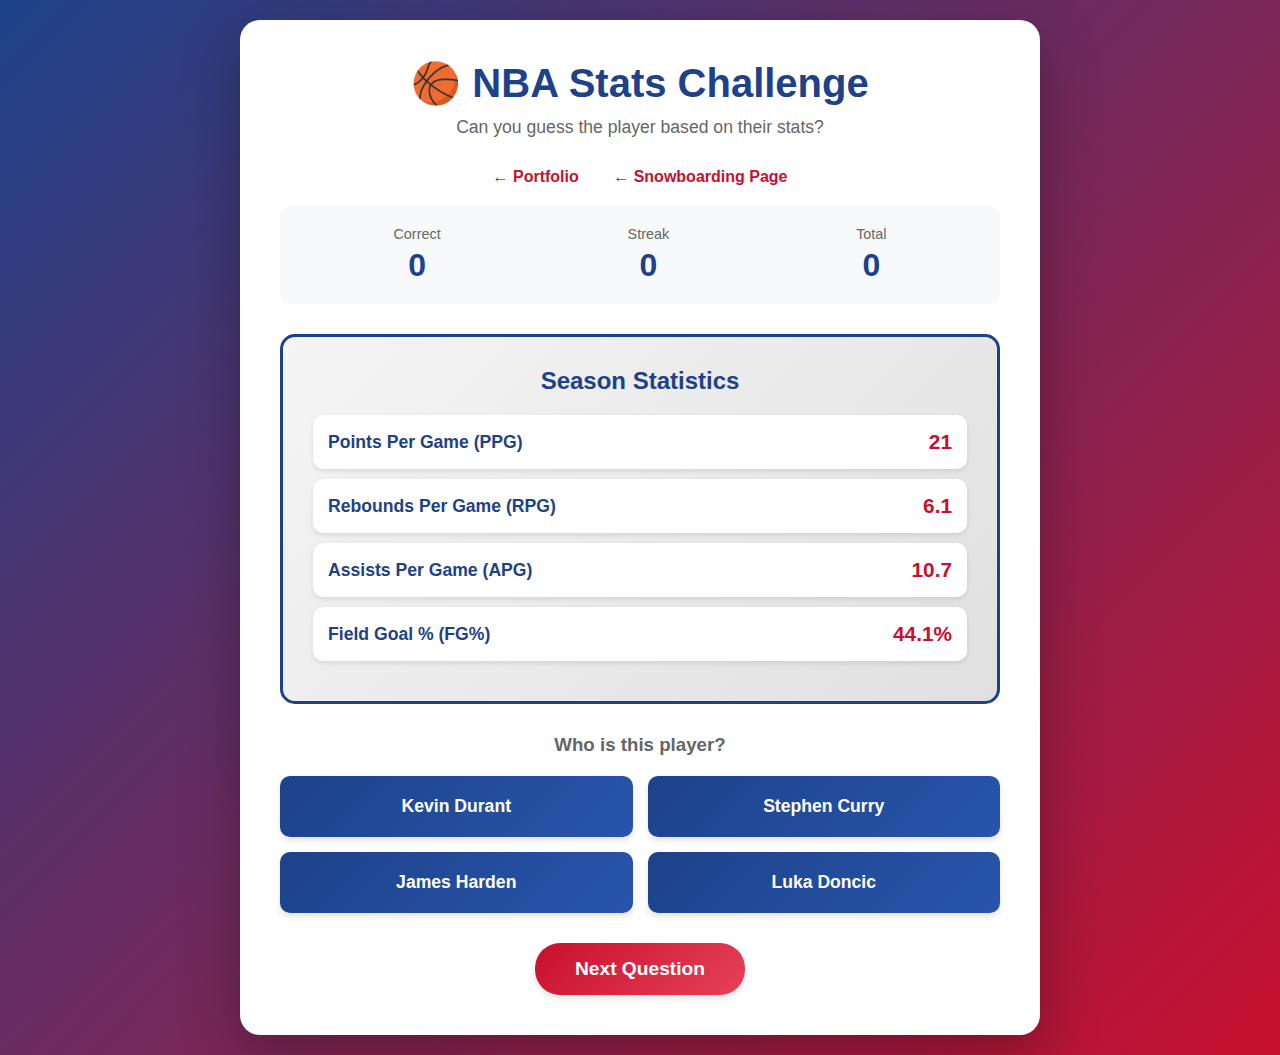
<file: webapp.html>
<!DOCTYPE html>
<html lang="en">
<head>
    <meta charset="UTF-8">
    <meta name="viewport" content="width=device-width, initial-scale=1.0">
    <title>NBA Stats Challenge - Guess the Player</title>
    <style>
        * {
            margin: 0;
            padding: 0;
            box-sizing: border-box;
        }

        body {
            font-family: 'Arial', sans-serif;
            background: linear-gradient(135deg, #1d428a 0%, #c8102e 100%);
            min-height: 100vh;
            display: flex;
            justify-content: center;
            align-items: center;
            padding: 20px;
        }

        .game-container {
            background: white;
            border-radius: 20px;
            padding: 40px;
            max-width: 800px;
            width: 100%;
            box-shadow: 0 20px 60px rgba(0,0,0,0.3);
        }

        h1 {
            text-align: center;
            color: #1d428a;
            margin-bottom: 10px;
            font-size: 2.5rem;
        }

        .subtitle {
            text-align: center;
            color: #666;
            margin-bottom: 30px;
            font-size: 1.1rem;
        }

        .nav-links {
            text-align: center;
            margin-bottom: 20px;
        }

        .nav-links a {
            color: #c8102e;
            text-decoration: none;
            margin: 0 15px;
            font-weight: bold;
            transition: color 0.3s;
        }

        .nav-links a:hover {
            color: #1d428a;
        }

        .stats-card {
            background: linear-gradient(135deg, #f5f5f5 0%, #e0e0e0 100%);
            border-radius: 15px;
            padding: 30px;
            margin: 30px 0;
            border: 3px solid #1d428a;
        }

        .stat-row {
            display: flex;
            justify-content: space-between;
            align-items: center;
            padding: 15px;
            margin: 10px 0;
            background: white;
            border-radius: 10px;
            box-shadow: 0 2px 5px rgba(0,0,0,0.1);
        }

        .stat-label {
            font-weight: bold;
            color: #1d428a;
            font-size: 1.1rem;
        }

        .stat-value {
            font-size: 1.3rem;
            font-weight: bold;
            color: #c8102e;
        }

        .answer-section {
            margin: 30px 0;
        }

        .player-options {
            display: grid;
            grid-template-columns: repeat(2, 1fr);
            gap: 15px;
            margin: 20px 0;
        }

        .player-button {
            background: linear-gradient(135deg, #1d428a 0%, #2855ac 100%);
            color: white;
            border: none;
            padding: 20px;
            border-radius: 10px;
            font-size: 1.1rem;
            font-weight: bold;
            cursor: pointer;
            transition: all 0.3s;
            box-shadow: 0 4px 6px rgba(0,0,0,0.1);
        }

        .player-button:hover {
            transform: translateY(-3px);
            box-shadow: 0 6px 12px rgba(0,0,0,0.2);
            background: linear-gradient(135deg, #2855ac 0%, #1d428a 100%);
        }

        .player-button:active {
            transform: translateY(0);
        }

        .player-button.correct {
            background: linear-gradient(135deg, #28a745 0%, #20c997 100%);
            animation: pulse 0.5s;
        }

        .player-button.incorrect {
            background: linear-gradient(135deg, #dc3545 0%, #c82333 100%);
            animation: shake 0.5s;
        }

        @keyframes pulse {
            0%, 100% { transform: scale(1); }
            50% { transform: scale(1.05); }
        }

        @keyframes shake {
            0%, 100% { transform: translateX(0); }
            25% { transform: translateX(-10px); }
            75% { transform: translateX(10px); }
        }

        .result-message {
            text-align: center;
            padding: 20px;
            margin: 20px 0;
            border-radius: 10px;
            font-size: 1.3rem;
            font-weight: bold;
            display: none;
        }

        .result-message.show {
            display: block;
        }

        .result-message.correct {
            background: #d4edda;
            color: #155724;
            border: 2px solid #28a745;
        }

        .result-message.incorrect {
            background: #f8d7da;
            color: #721c24;
            border: 2px solid #dc3545;
        }

        .controls {
            text-align: center;
            margin-top: 30px;
        }

        .new-game-button {
            background: linear-gradient(135deg, #c8102e 0%, #e64158 100%);
            color: white;
            border: none;
            padding: 15px 40px;
            border-radius: 25px;
            font-size: 1.2rem;
            font-weight: bold;
            cursor: pointer;
            transition: all 0.3s;
            box-shadow: 0 4px 6px rgba(0,0,0,0.1);
        }

        .new-game-button:hover {
            transform: translateY(-2px);
            box-shadow: 0 6px 12px rgba(0,0,0,0.2);
        }

        .score-board {
            display: flex;
            justify-content: space-around;
            margin: 20px 0;
            padding: 20px;
            background: #f8f9fa;
            border-radius: 10px;
        }

        .score-item {
            text-align: center;
        }

        .score-label {
            color: #666;
            font-size: 0.9rem;
            margin-bottom: 5px;
        }

        .score-value {
            color: #1d428a;
            font-size: 2rem;
            font-weight: bold;
        }

        @media (max-width: 600px) {
            .player-options {
                grid-template-columns: 1fr;
            }
            
            h1 {
                font-size: 2rem;
            }
        }
    </style>
</head>
<body>
    <div class="game-container">
        <h1>🏀 NBA Stats Challenge</h1>
        <p class="subtitle">Can you guess the player based on their stats?</p>
        
        <div class="nav-links">
            <a href="index.html">← Portfolio</a>
            <a href="scratch.html">← Snowboarding Page</a>
        </div>

        <div class="score-board">
            <div class="score-item">
                <div class="score-label">Correct</div>
                <div class="score-value" id="correctScore">0</div>
            </div>
            <div class="score-item">
                <div class="score-label">Streak</div>
                <div class="score-value" id="streakScore">0</div>
            </div>
            <div class="score-item">
                <div class="score-label">Total</div>
                <div class="score-value" id="totalScore">0</div>
            </div>
        </div>

        <div class="stats-card">
            <h2 style="text-align: center; color: #1d428a; margin-bottom: 20px;">Season Statistics</h2>
            <div class="stat-row">
                <span class="stat-label">Points Per Game (PPG)</span>
                <span class="stat-value" id="ppg">--</span>
            </div>
            <div class="stat-row">
                <span class="stat-label">Rebounds Per Game (RPG)</span>
                <span class="stat-value" id="rpg">--</span>
            </div>
            <div class="stat-row">
                <span class="stat-label">Assists Per Game (APG)</span>
                <span class="stat-value" id="apg">--</span>
            </div>
            <div class="stat-row">
                <span class="stat-label">Field Goal % (FG%)</span>
                <span class="stat-value" id="fgp">--</span>
            </div>
        </div>

        <div class="answer-section">
            <h3 style="text-align: center; color: #666; margin-bottom: 20px;">Who is this player?</h3>
            <div class="player-options" id="playerOptions">
                <!-- Buttons will be inserted here by JavaScript -->
            </div>
        </div>

        <div class="result-message" id="resultMessage"></div>

        <div class="controls">
            <button class="new-game-button" onclick="newQuestion()">Next Question</button>
        </div>
    </div>

    <script>
        // NBA Players database with realistic stats
        const players = [
            { name: "LeBron James", ppg: 25.7, rpg: 7.3, apg: 7.3, fgp: 50.3 },
            { name: "Stephen Curry", ppg: 29.4, rpg: 5.1, apg: 6.3, fgp: 47.2 },
            { name: "Kevin Durant", ppg: 29.1, rpg: 6.6, apg: 5.0, fgp: 52.0 },
            { name: "Giannis Antetokounmpo", ppg: 31.1, rpg: 11.8, apg: 5.7, fgp: 55.3 },
            { name: "Luka Doncic", ppg: 28.4, rpg: 8.7, apg: 8.0, fgp: 47.7 },
            { name: "Joel Embiid", ppg: 33.1, rpg: 10.2, apg: 4.2, fgp: 54.8 },
            { name: "Nikola Jokic", ppg: 24.5, rpg: 11.8, apg: 9.8, fgp: 63.2 },
            { name: "Jayson Tatum", ppg: 30.1, rpg: 8.8, apg: 4.6, fgp: 46.6 },
            { name: "Damian Lillard", ppg: 32.2, rpg: 4.8, apg: 7.3, fgp: 46.3 },
            { name: "Anthony Davis", ppg: 25.9, rpg: 12.5, apg: 2.6, fgp: 56.3 },
            { name: "Kawhi Leonard", ppg: 23.8, rpg: 6.5, apg: 3.9, fgp: 51.2 },
            { name: "James Harden", ppg: 21.0, rpg: 6.1, apg: 10.7, fgp: 44.1 },
            { name: "Devin Booker", ppg: 27.8, rpg: 4.5, apg: 6.2, fgp: 46.9 },
            { name: "Donovan Mitchell", ppg: 28.3, rpg: 4.4, apg: 4.3, fgp: 48.4 }
        ];

        let currentPlayer;
        let options;
        let correctAnswers = 0;
        let totalQuestions = 0;
        let streak = 0;
        let answered = false;

        function shuffleArray(array) {
            const newArray = [...array];
            for (let i = newArray.length - 1; i > 0; i--) {
                const j = Math.floor(Math.random() * (i + 1));
                [newArray[i], newArray[j]] = [newArray[j], newArray[i]];
            }
            return newArray;
        }

        function newQuestion() {
            answered = false;
            document.getElementById('resultMessage').classList.remove('show');
            
            // Select random player
            currentPlayer = players[Math.floor(Math.random() * players.length)];
            
            // Display stats
            document.getElementById('ppg').textContent = currentPlayer.ppg;
            document.getElementById('rpg').textContent = currentPlayer.rpg;
            document.getElementById('apg').textContent = currentPlayer.apg;
            document.getElementById('fgp').textContent = currentPlayer.fgp + '%';
            
            // Create options (correct answer + 3 random wrong answers)
            const wrongPlayers = players.filter(p => p.name !== currentPlayer.name);
            const shuffledWrong = shuffleArray(wrongPlayers).slice(0, 3);
            options = shuffleArray([currentPlayer, ...shuffledWrong]);
            
            // Create buttons
            const optionsContainer = document.getElementById('playerOptions');
            optionsContainer.innerHTML = '';
            
            options.forEach(player => {
                const button = document.createElement('button');
                button.className = 'player-button';
                button.textContent = player.name;
                button.onclick = () => checkAnswer(player.name, button);
                optionsContainer.appendChild(button);
            });
        }

        function checkAnswer(selectedName, button) {
            if (answered) return;
            answered = true;
            
            totalQuestions++;
            const resultMessage = document.getElementById('resultMessage');
            const allButtons = document.querySelectorAll('.player-button');
            
            if (selectedName === currentPlayer.name) {
                correctAnswers++;
                streak++;
                button.classList.add('correct');
                resultMessage.textContent = `🎉 Correct! That's ${currentPlayer.name}!`;
                resultMessage.className = 'result-message correct show';
            } else {
                streak = 0;
                button.classList.add('incorrect');
                
                // Highlight correct answer
                allButtons.forEach(btn => {
                    if (btn.textContent === currentPlayer.name) {
                        btn.classList.add('correct');
                    }
                });
                
                resultMessage.textContent = `❌ Wrong! The correct answer was ${currentPlayer.name}.`;
                resultMessage.className = 'result-message incorrect show';
            }
            
            // Update scores
            document.getElementById('correctScore').textContent = correctAnswers;
            document.getElementById('totalScore').textContent = totalQuestions;
            document.getElementById('streakScore').textContent = streak;
            
            // Disable all buttons
            allButtons.forEach(btn => btn.onclick = null);
        }

        // Start first question
        newQuestion();
    </script>
</body>
</html>
</file>
